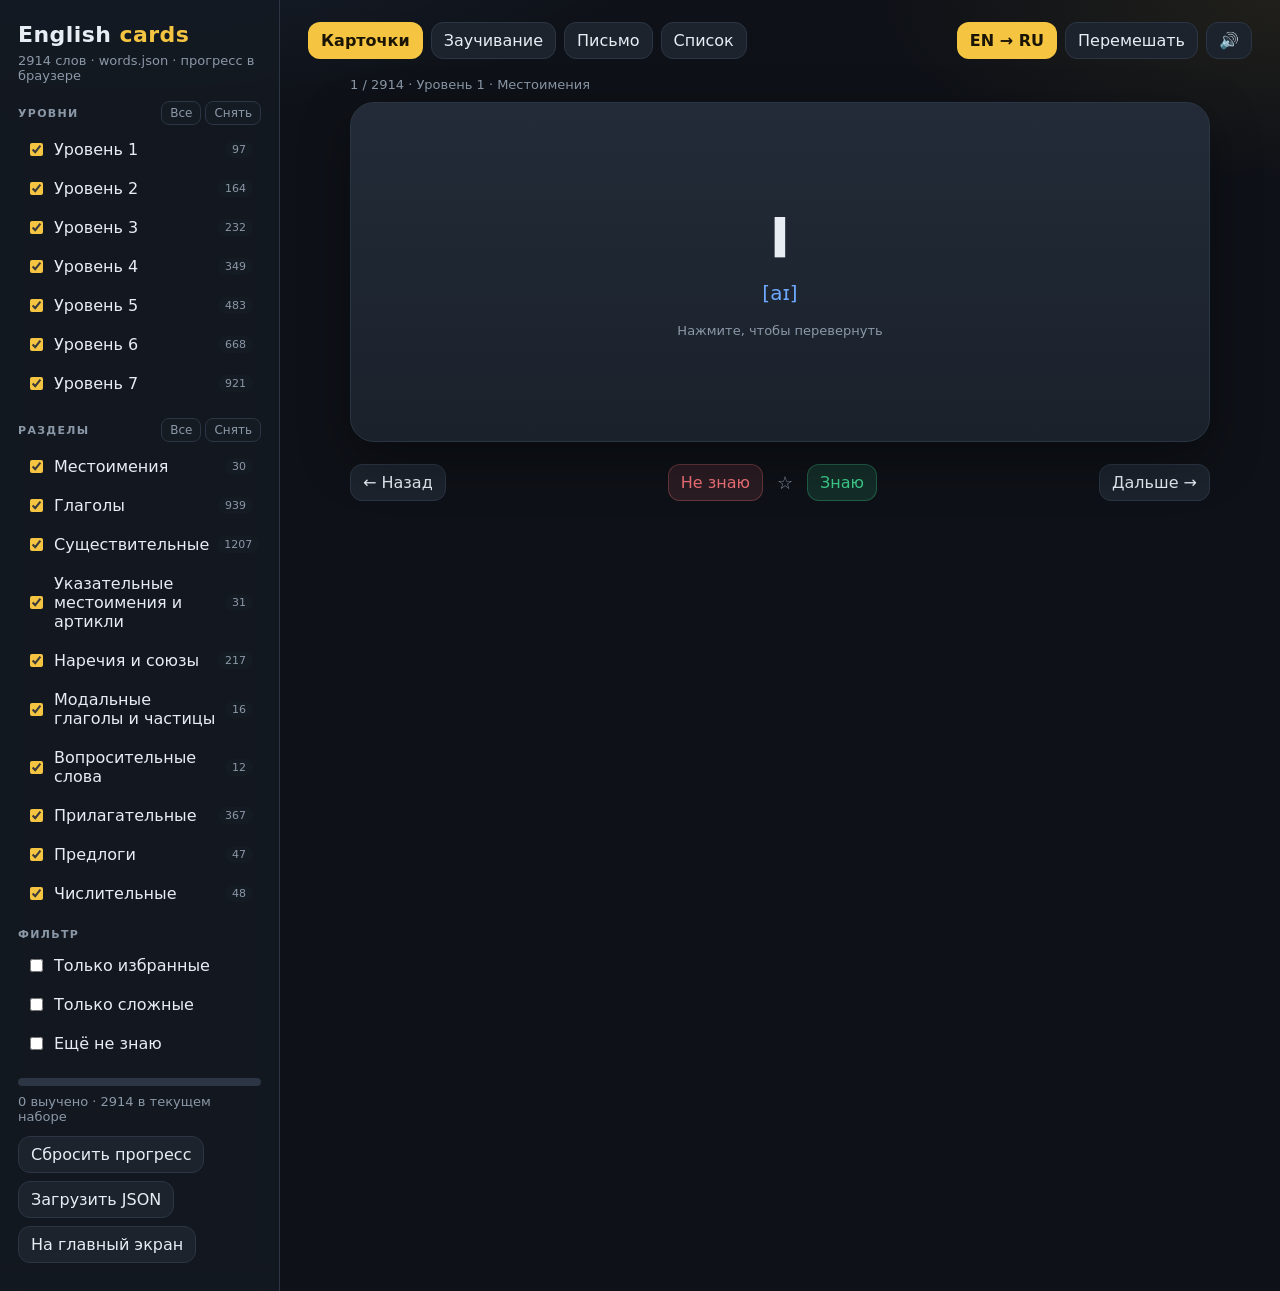
<file: index.html>
<!DOCTYPE html>
<html lang="ru">
<head>
  <meta charset="UTF-8" />
  <meta name="viewport" content="width=device-width, initial-scale=1, viewport-fit=cover" />
  <meta name="theme-color" content="#0e1117" />
  <meta name="mobile-web-app-capable" content="yes" />
  <meta name="apple-mobile-web-app-capable" content="yes" />
  <meta name="apple-mobile-web-app-status-bar-style" content="black-translucent" />
  <meta name="apple-mobile-web-app-title" content="English" />
  <link rel="manifest" href="manifest.json" />
  <link rel="icon" href="icons/icon.svg" type="image/svg+xml" />
  <link rel="apple-touch-icon" href="icons/apple-touch-icon.png" />
  <link rel="stylesheet" href="css/app.css" />
  <title>Английский — карточки</title>
</head>
<body>
  <div class="app">
    <header class="mobile-head">
      <div>
        <div class="brand">English <span>cards</span></div>
        <div class="meta" id="metaMobile">Словарь</div>
      </div>
      <div class="mobile-actions">
        <button class="ghost install-btn" id="installBtnMobile" type="button" title="На главный экран">📲</button>
        <button class="ghost filter-toggle" id="filterToggle" type="button">Фильтры</button>
      </div>
    </header>
    <div class="backdrop" id="backdrop"></div>
    <aside class="sidebar" id="sidebar">
      <div class="brand">English <span>cards</span></div>
      <div class="meta" id="meta">Загрузка словаря…</div>
      <div class="group">
        <div class="group-head">
          <h3>Уровни</h3>
          <div class="mini-btns">
            <button class="mini" id="levelsAll" type="button">Все</button>
            <button class="mini" id="levelsNone" type="button">Снять</button>
          </div>
        </div>
        <div class="checks" id="levels"></div>
      </div>
      <div class="group">
        <div class="group-head">
          <h3>Разделы</h3>
          <div class="mini-btns">
            <button class="mini" id="catsAll" type="button">Все</button>
            <button class="mini" id="catsNone" type="button">Снять</button>
          </div>
        </div>
        <div class="checks" id="cats"></div>
      </div>
      <div class="group">
        <h3>Фильтр</h3>
        <div class="checks">
          <label class="check"><input type="checkbox" id="onlyStar" /> Только избранные</label>
          <label class="check"><input type="checkbox" id="onlyHard" /> Только сложные</label>
          <label class="check"><input type="checkbox" id="onlyNew" /> Ещё не знаю</label>
        </div>
      </div>
      <div class="progress-wrap">
        <div class="bar"><i id="bar"></i></div>
        <div class="meta" id="progressText" style="margin:8px 0 0">0 выучено</div>
      </div>
      <div class="row-btns">
        <button class="ghost" id="resetProgress" type="button">Сбросить прогресс</button>
        <label class="ghost file-btn">Загрузить JSON<input type="file" id="dictFile" accept=".json,.md,.txt,application/json" /></label>
        <button class="ghost install-btn" id="installBtn" type="button">На главный экран</button>
        <button class="primary filters-done" id="filtersDone" type="button">Готово</button>
      </div>
    </aside>
    <main class="main">
      <div class="top">
        <div class="modes">
          <button class="mode active" data-mode="cards" type="button">Карточки</button>
          <button class="mode" data-mode="learn" type="button">Заучивание</button>
          <button class="mode" data-mode="write" type="button">Письмо</button>
          <button class="mode" data-mode="list" type="button">Список</button>
        </div>
        <div class="tools">
          <button class="chip active" id="dirBtn" type="button">EN → RU</button>
          <button class="ghost" id="shuffleBtn" type="button">Перемешать</button>
          <button class="icon-btn" id="speakBtn" type="button" title="Произнести">🔊</button>
        </div>
      </div>
      <div class="stage" id="stage"></div>
    </main>
    <div class="modal hidden" id="installModal">
      <div class="modal-card">
        <h3>На главный экран</h3>
        <div id="installText"></div>
        <button class="primary" id="installClose" type="button">Понятно</button>
      </div>
    </div>
  </div>
  <script type="module" src="js/app.js"></script>
</body>
</html>
</file>
<file: css/app.css>
:root {
      --bg: #0e1117;
      --bg-2: #151b23;
      --panel: #1c232d;
      --line: #2b3544;
      --text: #e8edf4;
      --muted: #8b98a8;
      --accent: #f5c542;
      --accent-2: #6ea8ff;
      --ok: #3ecf8e;
      --bad: #f07178;
      --star: #f5c542;
      --shadow: 0 18px 50px rgba(0, 0, 0, .35);
      --radius: 18px;
    }
    * { box-sizing: border-box; }
    html, body { margin: 0; min-height: 100%; }
    html { -webkit-text-size-adjust: 100%; }
    body {
      font-family: "Segoe UI", system-ui, sans-serif;
      background:
        radial-gradient(1200px 500px at 10% -10%, rgba(110, 168, 255, .12), transparent 50%),
        radial-gradient(900px 400px at 100% 0%, rgba(245, 197, 66, .08), transparent 45%),
        var(--bg);
      color: var(--text);
      padding: env(safe-area-inset-top) env(safe-area-inset-right) env(safe-area-inset-bottom) env(safe-area-inset-left);
    }
    button, select, input { font: inherit; }
    button { cursor: pointer; touch-action: manipulation; color: inherit; }
    .mobile-head, .backdrop { display: none; }
    .app {
      display: grid;
      grid-template-columns: 280px minmax(0, 1fr);
      min-height: 100vh;
      min-width: 0;
    }
    .sidebar {
      border-right: 1px solid var(--line);
      background: rgba(21, 27, 35, .85);
      backdrop-filter: blur(12px);
      padding: 22px 18px 28px;
      overflow: auto;
    }
    .brand { font-size: 22px; font-weight: 700; letter-spacing: .02em; }
    .brand span { color: var(--accent); }
    .meta { color: var(--muted); font-size: 13px; margin: 6px 0 18px; }
    .group { margin-bottom: 18px; }
    .group-head {
      display: flex; align-items: center; justify-content: space-between;
      gap: 8px; margin-bottom: 8px;
    }
    .group h3 {
      margin: 0 0 8px;
      font-size: 11px;
      text-transform: uppercase;
      letter-spacing: .12em;
      color: var(--muted);
    }
    .group-head h3 { margin: 0; }
    .mini-btns { display: flex; gap: 4px; flex-shrink: 0; }
    .mini {
      border: 1px solid var(--line); background: var(--bg-2); color: var(--muted);
      border-radius: 8px; padding: 4px 8px; font-size: 12px;
    }
    .mini:hover { color: var(--text); border-color: #4a5870; }
    .checks { display: flex; flex-direction: column; gap: 6px; }
    label.check {
      display: flex; align-items: center; gap: 8px;
      padding: 7px 8px; border-radius: 10px;
      color: var(--text); cursor: pointer; user-select: none;
    }
    label.check:hover { background: rgba(255,255,255,.04); }
    label.check input { accent-color: var(--accent); }
    .count-pill {
      margin-left: auto; font-size: 11px; color: var(--muted);
      background: var(--bg-2); padding: 2px 7px; border-radius: 999px;
      border: 0; cursor: pointer;
    }
    .count-pill:hover { color: var(--text); background: #2a3442; }
    .progress-wrap { margin: 16px 0 8px; }
    .bar {
      height: 8px; background: var(--line); border-radius: 99px; overflow: hidden;
    }
    .bar > i {
      display: block; height: 100%; width: 0;
      background: linear-gradient(90deg, var(--ok), var(--accent));
    }
    .row-btns { display: flex; gap: 8px; flex-wrap: wrap; margin-top: 12px; }
    .ghost, .primary, .mode, .chip, .icon-btn {
      border: 1px solid var(--line); background: var(--panel); color: var(--text);
      border-radius: 12px; padding: 8px 12px;
    }
    .ghost:hover, .mode:hover, .chip:hover, .icon-btn:hover { border-color: #4a5870; }
    .primary {
      background: var(--accent); color: #1a1404; border-color: transparent; font-weight: 700;
    }
    .danger { color: var(--bad); }
    .main { padding: 22px 28px 40px; min-width: 0; overflow-x: hidden; }
    .top {
      display: flex; justify-content: space-between; gap: 16px; flex-wrap: wrap;
      align-items: center; margin-bottom: 18px;
    }
    .modes { display: flex; gap: 8px; flex-wrap: wrap; }
    .mode.active, .chip.active {
      background: var(--accent); color: #1a1404; border-color: transparent; font-weight: 700;
    }
    .tools { display: flex; gap: 8px; flex-wrap: wrap; align-items: center; }
    .stage { max-width: 860px; margin: 0 auto; min-width: 0; }
    .word, .prompt {
      font-size: clamp(32px, 6vw, 56px); font-weight: 750; line-height: 1.2;
      overflow-wrap: anywhere; word-break: break-word; max-width: 100%;
    }
    .prompt { font-size: clamp(22px, 5.5vw, 36px); }
    .prompt-card {
      position: relative;
      height: auto;
      min-height: 140px;
      max-width: 100%;
      padding: 20px 16px;
    }
    .card-wrap { perspective: 1400px; min-height: 320px; }
    .flash {
      position: relative; height: 340px; transform-style: preserve-3d;
      transition: transform .5s cubic-bezier(.2,.8,.2,1); cursor: pointer;
    }
    .flash.flipped { transform: rotateY(180deg); }
    .face {
      background: linear-gradient(180deg, #222b37, #1a212b);
      border: 1px solid var(--line); border-radius: 24px;
      box-shadow: var(--shadow); display: flex; flex-direction: column;
      align-items: center; justify-content: center; padding: 28px; text-align: center;
    }
    .flash .face {
      position: absolute; inset: 0; backface-visibility: hidden;
    }
    .back { transform: rotateY(180deg); background: linear-gradient(180deg, #263044, #1b2432); }
    .word { font-size: clamp(32px, 6vw, 56px); font-weight: 750; line-height: 1.15; }
    .ipa { margin-top: 10px; color: var(--accent-2); font-size: 20px; overflow-wrap: anywhere; }
    .hint { margin-top: 18px; color: var(--muted); font-size: 13px; }
    .forms { margin-top: 16px; display: flex; gap: 10px; flex-wrap: wrap; justify-content: center; }
    .form-chip {
      background: rgba(110,168,255,.12); border: 1px solid rgba(110,168,255,.25);
      padding: 6px 10px; border-radius: 10px; font-size: 13px;
    }
    .card-nav {
      display: flex; align-items: center; justify-content: space-between;
      gap: 12px; margin-top: 16px;
    }
    .know-btns { display: flex; gap: 10px; }
    .ok { background: rgba(62,207,142,.15); color: var(--ok); border-color: rgba(62,207,142,.3); }
    .bad { background: rgba(240,113,120,.12); color: var(--bad); border-color: rgba(240,113,120,.3); }
    .choices { display: grid; grid-template-columns: 1fr 1fr; gap: 12px; margin-top: 22px; min-width: 0; }
    .quiz-layout {
      display: flex; flex-direction: column; width: 100%;
    }
    .quiz-top {
      display: flex; flex-direction: column;
    }
    .quiz-top .flash { width: 100%; }
    .quiz-dock { padding-top: 12px; }
    .quiz-dock .choices { margin-top: 0; }
    .quiz-dock .card-nav { margin-top: 10px; }
    .choice {
      text-align: left; padding: 16px 18px; border-radius: 16px;
      background: var(--panel); border: 1px solid var(--line); min-height: 64px;
      color: var(--text); white-space: normal; overflow-wrap: anywhere;
      word-break: break-word; max-width: 100%; min-width: 0; line-height: 1.35;
    }
    .choice.right { background: rgba(62,207,142,.16); border-color: var(--ok); color: var(--ok); }
    .choice.wrong { background: rgba(240,113,120,.14); border-color: var(--bad); color: var(--bad); }
    .write-box { margin-top: 24px; display: flex; gap: 10px; }
    .write-box input {
      flex: 1; background: var(--panel); border: 1px solid var(--line); color: var(--text);
      border-radius: 14px; padding: 14px 16px; outline: none;
    }
    .write-box input:focus { border-color: var(--accent-2); }
    .feedback { margin-top: 14px; min-height: 24px; font-weight: 600; overflow-wrap: anywhere; }
    .list {
      display: grid; gap: 8px;
    }
    .list-row {
      display: grid; grid-template-columns: 1.1fr .8fr 1.4fr auto;
      gap: 10px; align-items: center; padding: 12px 14px;
      background: var(--panel); border: 1px solid var(--line); border-radius: 14px;
    }
    .list-ipa { margin: 0; font-size: 13px; }
    .card-nav.single { justify-content: stretch; }
    .card-nav.single > span { display: none; }
    .card-nav.single > button { width: 100%; }
    .star { background: none; border: 0; color: var(--muted); font-size: 18px; padding: 4px; }
    .star.on { color: var(--star); }
    .empty { color: var(--muted); text-align: center; padding: 60px 20px; }
    .session { color: var(--muted); font-size: 13px; margin-bottom: 10px; }
    .hidden { display: none !important; }
    .file-btn { position: relative; overflow: hidden; }
    .file-btn input { position: absolute; inset: 0; opacity: 0; cursor: pointer; }
    .filters-done { display: none; }
    button:disabled { opacity: .4; cursor: default; }
    .modal {
      position: fixed; inset: 0; z-index: 40;
      background: rgba(0,0,0,.55); display: flex;
      align-items: flex-end; justify-content: center;
      padding: 16px;
    }
    .modal-card {
      width: min(420px, 100%); background: var(--panel);
      border: 1px solid var(--line); border-radius: 20px;
      padding: 20px; box-shadow: var(--shadow);
    }
    .modal-card h3 { margin: 0 0 10px; font-size: 18px; }
    .modal-card p { margin: 0 0 16px; color: var(--muted); line-height: 1.45; }
    .modal-card ol { margin: 0 0 16px; padding-left: 18px; color: var(--text); line-height: 1.5; }
    .mobile-actions { display: flex; gap: 8px; align-items: center; }
    @media (display-mode: standalone) {
      .install-btn { display: none !important; }
    }
    @media (max-width: 900px) {
      html, body, .app { min-height: 100dvh; }
      .app { grid-template-columns: 1fr; grid-template-rows: auto 1fr; }
      .mobile-head {
        display: flex; align-items: center; justify-content: space-between;
        gap: 10px; position: sticky; top: 0; z-index: 20;
        height: 56px; min-height: 56px; max-height: 56px;
        padding: 0 12px; box-sizing: border-box; flex-shrink: 0;
        background: rgba(14, 17, 23, .92);
        backdrop-filter: blur(12px); border-bottom: 1px solid var(--line);
      }
      .mobile-head > div:first-child { min-width: 0; overflow: hidden; }
      .mobile-head .brand {
        font-size: 16px; line-height: 1.2; white-space: nowrap;
      }
      .mobile-head .meta {
        margin: 0; font-size: 12px; line-height: 1.2;
        white-space: nowrap; overflow: hidden; text-overflow: ellipsis;
      }
      .mobile-actions { flex-shrink: 0; height: 40px; }
      .mobile-actions .ghost {
        height: 40px; min-height: 40px; padding: 0 12px; white-space: nowrap;
      }
      .backdrop {
        display: block; position: fixed; inset: 0; z-index: 25;
        background: rgba(0,0,0,.55); opacity: 0; pointer-events: none;
        transition: opacity .2s;
      }
      .backdrop.open { opacity: 1; pointer-events: auto; }
      .sidebar {
        position: fixed; z-index: 30; left: 0; right: 0; top: 0;
        max-height: min(88vh, 720px); overflow: auto;
        border-right: 0; border-bottom: 1px solid var(--line);
        border-radius: 0 0 20px 20px;
        transform: translateY(-110%);
        transition: transform .25s ease;
        padding-top: calc(16px + env(safe-area-inset-top));
      }
      .sidebar.open { transform: none; }
      .sidebar .brand, .sidebar #meta { display: none; }
      .main {
        padding: 10px 10px 16px; min-width: 0; overflow-x: hidden;
        display: flex; flex-direction: column; min-height: 0;
      }
      .top { margin-bottom: 10px; gap: 8px; flex-shrink: 0; }
      .modes {
        width: 100%; display: grid;
        grid-template-columns: repeat(3, minmax(0, 1fr));
        grid-template-rows: 40px 40px;
        gap: 6px; height: 86px; overflow: hidden;
      }
      .stage { width: 100%; overflow-x: hidden; }
      .mode {
        height: 40px; min-height: 40px; max-height: 40px; min-width: 0;
        padding: 0 6px; font-size: 12px; line-height: 1;
        display: flex; align-items: center; justify-content: center;
        text-align: center; white-space: nowrap;
        overflow: hidden; text-overflow: ellipsis;
      }
      .chip, .ghost, .icon-btn, .primary {
        min-height: 40px; min-width: 0;
      }
      .choice { min-height: 44px; white-space: normal; }
      .tools {
        width: 100%;
        display: grid;
        grid-template-columns: 1fr 1fr auto;
        gap: 6px;
        height: 40px;
      }
      .tools .chip, .tools .ghost, .tools .icon-btn {
        width: 100%; height: 40px; min-height: 40px;
        text-align: center; padding: 0 10px;
      }
      .session {
        font-size: 12px; line-height: 1.35;
        margin-bottom: 8px; overflow-wrap: anywhere;
      }
      .prompt-card {
        min-height: 0; padding: 14px 12px; border-radius: 16px;
      }
      .quiz-top {
        flex: 1; min-height: 0; display: flex; flex-direction: column;
      }
      .quiz-top .session { flex-shrink: 0; }
      .quiz-top .card-wrap {
        flex: 1; display: flex; min-height: 0; width: 100%;
      }
      .quiz-top .flash {
        flex: 1; width: 100%; height: auto; min-height: 0;
        position: relative;
      }
      .quiz-top .prompt-card { flex: 1; min-height: 0; }
      .quiz-dock { margin-top: auto; flex-shrink: 0; }
      body.mode-quiz .app { overflow: hidden; height: 100dvh; max-height: 100dvh; }
      body.mode-quiz .main { min-height: 0; height: 100%; overflow: hidden; }
      body.mode-quiz .stage { flex: 1; display: flex; min-height: 0; overflow: hidden; }
      .quiz-layout { flex: 1; min-height: 0; display: flex; flex-direction: column; }
      .flash {
        height: auto;
        min-height: 0;
        transform: none !important;
      }
      .flash .face {
        position: absolute;
        inset: 0;
        transform: none !important;
        backface-visibility: visible;
        min-height: 0;
        padding: 16px 14px;
        justify-content: center;
        align-items: center;
      }
      .flash .face.back { display: none; }
      .flash.flipped .face.front { display: none; }
      .flash.flipped .face.back { display: flex; }
      .face { padding: 16px 14px; border-radius: 16px; max-width: 100%; }
      .word { font-size: clamp(20px, 6.4vw, 32px); }
      .prompt { font-size: clamp(18px, 5vw, 24px); }
      .ipa { font-size: 15px; margin-top: 6px; }
      .hint { font-size: 12px; margin-top: 10px; }
      .forms { margin-top: 10px; gap: 6px; }
      .card-nav {
        display: grid; grid-template-columns: 1fr 1fr; gap: 8px;
        margin-top: 12px;
      }
      .card-nav > .ghost,
      .card-nav > .primary { width: 100%; white-space: nowrap; font-size: 14px; padding: 10px 8px; }
      .card-nav .know-btns {
        grid-column: 1 / -1; order: -1; width: 100%;
        display: grid; grid-template-columns: 1fr auto 1fr;
        gap: 8px;
      }
      .card-nav .know-btns .ok,
      .card-nav .know-btns .bad { width: 100%; }
      .card-nav.single { grid-template-columns: 1fr; }
      .choices { gap: 8px; margin-top: 12px; grid-template-columns: 1fr 1fr; }
      .quiz-dock .choices { margin-top: 0; }
      .choice { padding: 12px 14px; font-size: 15px; line-height: 1.35; }
      .list { gap: 6px; }
      .list-row {
        grid-template-columns: 1fr auto;
        grid-template-areas:
          "word star"
          "trans trans"
          "forms forms";
        gap: 2px 8px;
        padding: 10px 12px;
        align-items: start;
      }
      .list-word { grid-area: word; min-width: 0; }
      .list-word b { font-size: 16px; overflow-wrap: anywhere; }
      .list-ipa { font-size: 12px; }
      .list-forms {
        display: block; grid-area: forms;
        color: var(--accent-2); font-size: 12px;
      }
      .list-forms:empty { display: none; }
      .list-trans {
        grid-column: auto; grid-area: trans;
        color: var(--muted); font-size: 14px; line-height: 1.35;
        overflow-wrap: anywhere;
      }
      .list-row > .star { grid-area: star; padding: 2px 4px; min-height: 36px; min-width: 36px; }
      .write-box { flex-direction: column; gap: 8px; margin-top: 12px; }
      .write-box input, .write-box button { width: 100%; font-size: 16px; min-height: 46px; }
      .feedback { font-size: 14px; margin-top: 10px; }
      label.check { padding: 10px 8px; min-height: 44px; }
      label.check input { width: 18px; height: 18px; }
      .filters-done { display: block; width: 100%; min-height: 48px; }
      body.filters-open { overflow: hidden; }
    }
    @media (max-width: 480px) {
      .form-chip { font-size: 12px; }
    }
</file>
